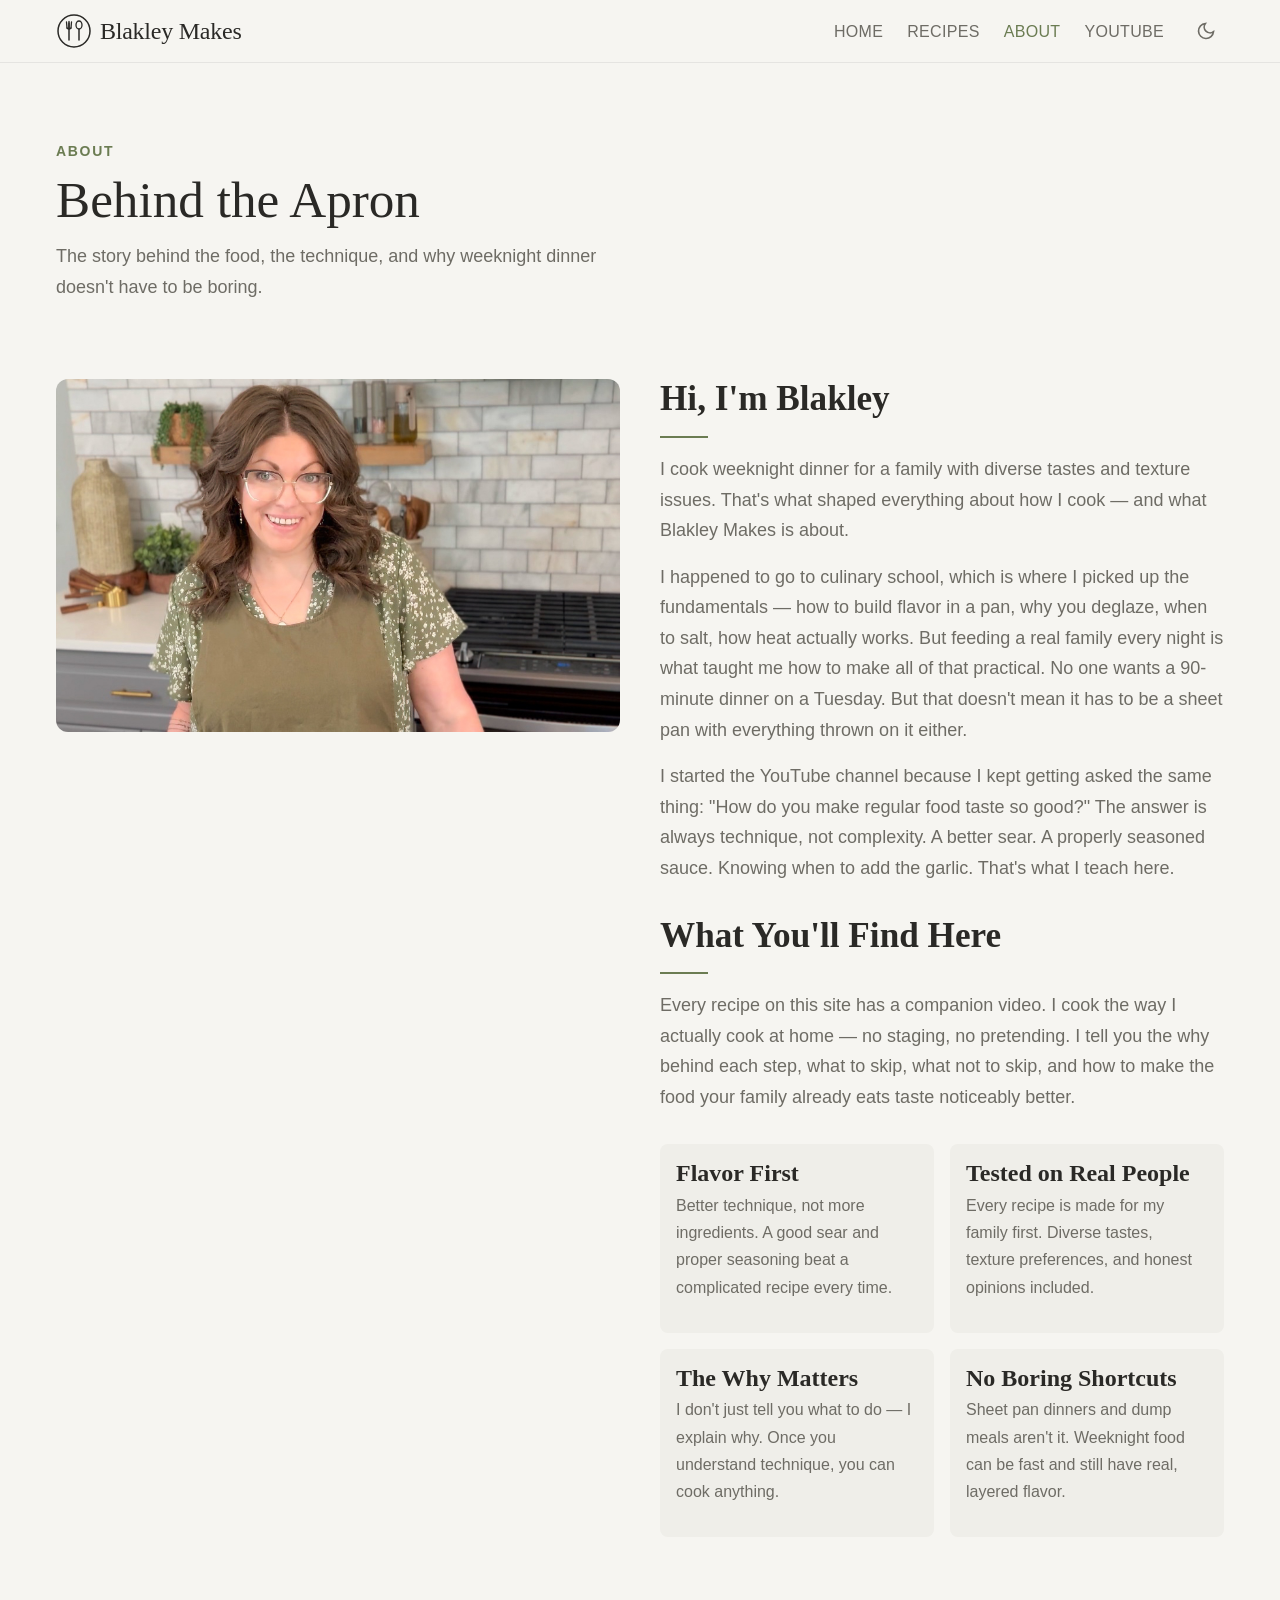
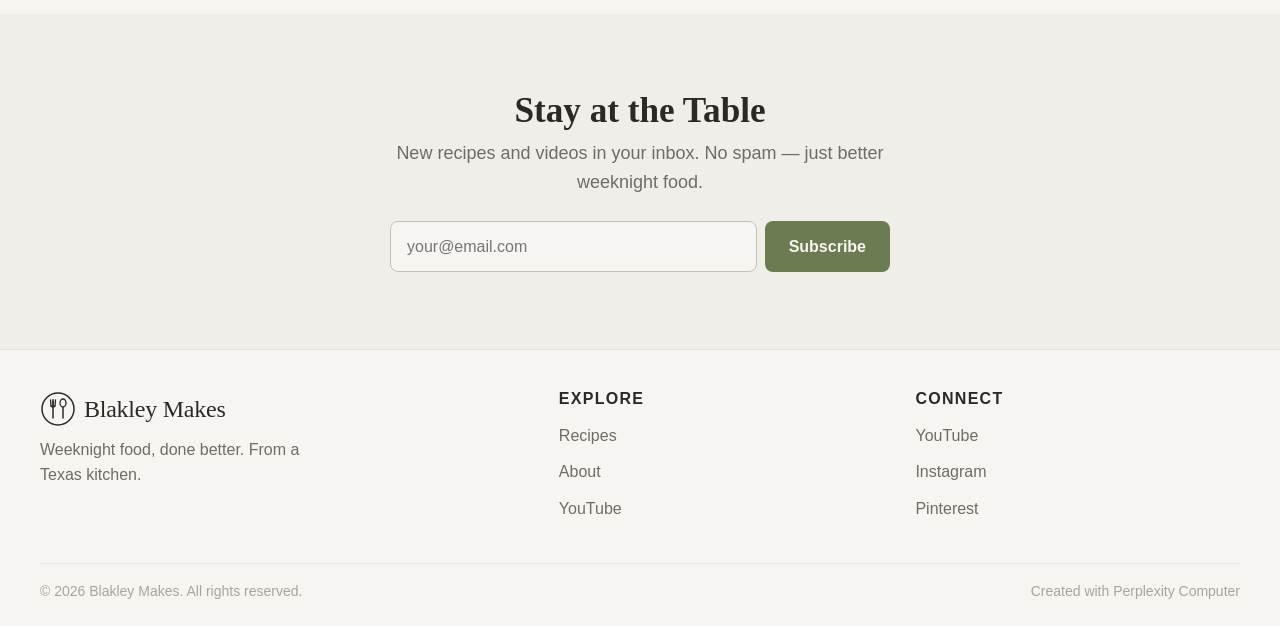
<file: about.html>
<!DOCTYPE html>
<html lang="en">
<head>
<!--
   ______                            __
  / ____/___  ____ ___  ____  __  __/ /____  _____
 / /   / __ \/ __ `__ \/ __ \/ / / / __/ _ \/ ___/
/ /___/ /_/ / / / / / / /_/ / /_/ / /_/  __/ /
\____/\____/_/ /_/ /_/ .___/\__,_/\__/\___/_/
                    /_/
        Created with Perplexity Computer
        https://www.perplexity.ai/computer
-->
<meta name="generator" content="Perplexity Computer">
<meta name="author" content="Perplexity Computer">
<meta property="og:see_also" content="https://www.perplexity.ai/computer">
<link rel="author" href="https://www.perplexity.ai/computer">

<meta charset="UTF-8">
<meta name="viewport" content="width=device-width, initial-scale=1.0">
<title>About — Blakley Makes</title>
<meta name="description" content="Meet Blake Haller, the person behind Blakley Makes. Real technique for weeknight cooking, feeding a family with better flavor.">

<link href="https://api.fontshare.com/v2/css?f[]=satoshi@400,500,600,700&f[]=zodiak@400,500&display=swap" rel="stylesheet">
<link rel="stylesheet" href="./base.css">
<link rel="stylesheet" href="./style.css">
</head>
<body>

<a href="#main" class="sr-only" style="position:absolute;top:0;left:0;z-index:100;padding:1rem;background:var(--color-primary);color:white;">Skip to content</a>

<header class="site-header">
  <div class="header-inner">
    <a href="./index.html" class="logo" aria-label="Blakley Makes home">
      <svg viewBox="0 0 36 36" fill="none" xmlns="http://www.w3.org/2000/svg" aria-hidden="true">
        <circle cx="18" cy="18" r="16" stroke="currentColor" stroke-width="1.5"/>
        <line x1="13" y1="10" x2="13" y2="27" stroke="currentColor" stroke-width="1.5" stroke-linecap="round"/>
          <line x1="10.5" y1="9" x2="11" y2="15" stroke="currentColor" stroke-width="1.3" stroke-linecap="round"/>
          <line x1="13" y1="8.5" x2="13" y2="15" stroke="currentColor" stroke-width="1.3" stroke-linecap="round"/>
          <line x1="15.5" y1="9" x2="15" y2="15" stroke="currentColor" stroke-width="1.3" stroke-linecap="round"/>
          <path d="M11 15 Q13 17 15 15" stroke="currentColor" stroke-width="1.3" fill="none" stroke-linecap="round"/>
          <line x1="23" y1="16" x2="23" y2="27" stroke="currentColor" stroke-width="1.5" stroke-linecap="round"/>
          <ellipse cx="23" cy="12" rx="3" ry="4" stroke="currentColor" stroke-width="1.3"/>
      </svg>
      <span class="logo-text">Blakley Makes</span>
    </a>
    <button class="mobile-menu-btn" aria-label="Open menu" aria-expanded="false">
      <svg width="24" height="24" viewBox="0 0 24 24" fill="none" stroke="currentColor" stroke-width="2"><path d="M3 12h18M3 6h18M3 18h18"/></svg>
    </button>
    <nav>
      <ul class="nav-links" role="list">
        <li><a href="./index.html">Home</a></li>
        <li><a href="./recipes.html">Recipes</a></li>
        <li><a href="./about.html" class="active">About</a></li>
        <li><a href="./youtube.html">YouTube</a></li>
        <li><button class="theme-toggle" data-theme-toggle aria-label="Switch theme"></button></li>
      </ul>
    </nav>
  </div>
</header>

<main id="main">
  <div class="page-hero">
    <p class="section-label">About</p>
    <h1 class="page-hero-title">Behind the Apron</h1>
    <p class="page-hero-desc">The story behind the food, the technique, and why weeknight dinner doesn't have to be boring.</p>
  </div>

  <section class="section" style="padding-top: 0;">
    <div class="container">
      <div class="about-grid">
        <div class="about-image">
          <img src="./assets/blakley-portrait.jpg" alt="Blakley in her kitchen" width="600" height="450" loading="lazy" decoding="async">
        </div>
        <div class="about-text">
          <h2>Hi, I'm Blakley</h2>
          <hr class="divider">
          <p>I cook weeknight dinner for a family with diverse tastes and texture issues. That's what shaped everything about how I cook — and what Blakley Makes is about.</p>
          <p>I happened to go to culinary school, which is where I picked up the fundamentals — how to build flavor in a pan, why you deglaze, when to salt, how heat actually works. But feeding a real family every night is what taught me how to make all of that practical. No one wants a 90-minute dinner on a Tuesday. But that doesn't mean it has to be a sheet pan with everything thrown on it either.</p>
          <p>I started the YouTube channel because I kept getting asked the same thing: "How do you make regular food taste so good?" The answer is always technique, not complexity. A better sear. A properly seasoned sauce. Knowing when to add the garlic. That's what I teach here.</p>
          
          <h2 class="mt-8">What You'll Find Here</h2>
          <hr class="divider">
          <p>Every recipe on this site has a companion video. I cook the way I actually cook at home — no staging, no pretending. I tell you the why behind each step, what to skip, what not to skip, and how to make the food your family already eats taste noticeably better.</p>

          <div class="about-values">
            <div class="value-item">
              <h3>Flavor First</h3>
              <p>Better technique, not more ingredients. A good sear and proper seasoning beat a complicated recipe every time.</p>
            </div>
            <div class="value-item">
              <h3>Tested on Real People</h3>
              <p>Every recipe is made for my family first. Diverse tastes, texture preferences, and honest opinions included.</p>
            </div>
            <div class="value-item">
              <h3>The Why Matters</h3>
              <p>I don't just tell you what to do — I explain why. Once you understand technique, you can cook anything.</p>
            </div>
            <div class="value-item">
              <h3>No Boring Shortcuts</h3>
              <p>Sheet pan dinners and dump meals aren't it. Weeknight food can be fast and still have real, layered flavor.</p>
            </div>
          </div>
        </div>
      </div>
    </div>
  </section>

  <!-- Newsletter -->
  <section class="section section--surface">
    <div class="container">
      <div class="newsletter">
        <h2>Stay at the Table</h2>
        <p>New recipes and videos in your inbox. No spam — just better weeknight food.</p>
        <form class="newsletter-form" onsubmit="event.preventDefault(); this.querySelector('button').textContent='Subscribed!'; this.querySelector('input').value='';">
          <input type="email" placeholder="your@email.com" aria-label="Email address" required>
          <button type="submit" class="btn btn--primary">Subscribe</button>
        </form>
      </div>
    </div>
  </section>
</main>

<footer class="site-footer">
  <div class="footer-inner">
    <div class="footer-brand">
      <a href="./index.html" class="logo" aria-label="Blakley Makes home">
        <svg viewBox="0 0 36 36" width="32" height="32" fill="none" xmlns="http://www.w3.org/2000/svg" aria-hidden="true">
          <circle cx="18" cy="18" r="16" stroke="currentColor" stroke-width="1.5"/>
          <line x1="13" y1="10" x2="13" y2="27" stroke="currentColor" stroke-width="1.5" stroke-linecap="round"/>
          <line x1="10.5" y1="9" x2="11" y2="15" stroke="currentColor" stroke-width="1.3" stroke-linecap="round"/>
          <line x1="13" y1="8.5" x2="13" y2="15" stroke="currentColor" stroke-width="1.3" stroke-linecap="round"/>
          <line x1="15.5" y1="9" x2="15" y2="15" stroke="currentColor" stroke-width="1.3" stroke-linecap="round"/>
          <path d="M11 15 Q13 17 15 15" stroke="currentColor" stroke-width="1.3" fill="none" stroke-linecap="round"/>
          <line x1="23" y1="16" x2="23" y2="27" stroke="currentColor" stroke-width="1.5" stroke-linecap="round"/>
          <ellipse cx="23" cy="12" rx="3" ry="4" stroke="currentColor" stroke-width="1.3"/>
        </svg>
        <span class="logo-text">Blakley Makes</span>
      </a>
      <p>Weeknight food, done better. From a Texas kitchen.</p>
    </div>
    <div class="footer-col">
      <h4>Explore</h4>
      <ul role="list">
        <li><a href="./recipes.html">Recipes</a></li>
        <li><a href="./about.html">About</a></li>
        <li><a href="./youtube.html">YouTube</a></li>
      </ul>
    </div>
    <div class="footer-col">
      <h4>Connect</h4>
      <ul role="list">
        <li><a href="https://www.youtube.com/@BlakleyMakes" target="_blank" rel="noopener noreferrer">YouTube</a></li>
        <li><a href="https://instagram.com" target="_blank" rel="noopener noreferrer">Instagram</a></li>
        <li><a href="https://pinterest.com" target="_blank" rel="noopener noreferrer">Pinterest</a></li>
      </ul>
    </div>
  </div>
  <div class="footer-bottom">
    <span>&copy; 2026 Blakley Makes. All rights reserved.</span>
    <a href="https://www.perplexity.ai/computer" target="_blank" rel="noopener noreferrer">Created with Perplexity Computer</a>
  </div>
</footer>

<script src="./app.js" defer></script>
</body>
</html>
</file>
<file: base.css>
/* base.css */
*, *::before, *::after { box-sizing: border-box; margin: 0; padding: 0; }

html {
  -moz-text-size-adjust: none;
  -webkit-text-size-adjust: none;
  text-size-adjust: none;
  -webkit-font-smoothing: antialiased;
  -moz-osx-font-smoothing: grayscale;
  text-rendering: optimizeLegibility;
  scroll-behavior: smooth;
  hanging-punctuation: first last;
  scroll-padding-top: var(--space-16);
}

body {
  min-height: 100dvh;
  line-height: 1.6;
  font-family: var(--font-body, sans-serif);
  font-size: var(--text-base);
  color: var(--color-text);
  background-color: var(--color-bg);
}

img, picture, video, canvas, svg { display: block; max-width: 100%; height: auto; }
ul[role="list"], ol[role="list"] { list-style: none; }
input, button, textarea, select { font: inherit; color: inherit; }

h1, h2, h3, h4, h5, h6 { text-wrap: balance; line-height: 1.15; }
p, li, figcaption { text-wrap: pretty; max-width: 72ch; }

::selection {
  background: oklch(from var(--color-primary) l c h / 0.25);
  color: var(--color-text);
}

:focus-visible {
  outline: 2px solid var(--color-primary);
  outline-offset: 3px;
  border-radius: var(--radius-sm);
}

@media (prefers-reduced-motion: reduce) {
  *, *::before, *::after {
    animation-duration: 0.01ms !important;
    animation-iteration-count: 1 !important;
    transition-duration: 0.01ms !important;
    scroll-behavior: auto !important;
  }
}

button { cursor: pointer; background: none; border: none; }
table { border-collapse: collapse; width: 100%; }

a, button, [role="button"], [role="link"], input, textarea, select {
  transition: color var(--transition-interactive),
              background var(--transition-interactive),
              border-color var(--transition-interactive),
              box-shadow var(--transition-interactive);
}

.sr-only {
  position: absolute; width: 1px; height: 1px; padding: 0; margin: -1px;
  overflow: hidden; clip: rect(0, 0, 0, 0); white-space: nowrap; border-width: 0;
}
</file>
<file: style.css>
/* ===========================================
   BLAKLEY MAKES — Design Tokens + Components
   Warm rustic cooking blog
   =========================================== */

/* --- Type Scale --- */
:root {
  --text-xs:   clamp(0.75rem,  0.7rem  + 0.25vw, 0.875rem);
  --text-sm:   clamp(0.875rem, 0.8rem  + 0.35vw, 1rem);
  --text-base: clamp(1rem,     0.95rem + 0.25vw, 1.125rem);
  --text-lg:   clamp(1.125rem, 1rem    + 0.75vw, 1.5rem);
  --text-xl:   clamp(1.5rem,   1.2rem  + 1.25vw, 2.25rem);
  --text-2xl:  clamp(2rem,     1.2rem  + 2.5vw,  3.5rem);
  --text-3xl:  clamp(2.5rem,   1rem    + 4vw,    5rem);
  --text-hero: clamp(3rem,     0.5rem  + 7vw,    8rem);

  /* --- Spacing (4px base) --- */
  --space-1:  0.25rem;
  --space-2:  0.5rem;
  --space-3:  0.75rem;
  --space-4:  1rem;
  --space-5:  1.25rem;
  --space-6:  1.5rem;
  --space-8:  2rem;
  --space-10: 2.5rem;
  --space-12: 3rem;
  --space-16: 4rem;
  --space-20: 5rem;
  --space-24: 6rem;
  --space-32: 8rem;

  /* --- Radius --- */
  --radius-sm: 0.375rem;
  --radius-md: 0.5rem;
  --radius-lg: 0.75rem;
  --radius-xl: 1rem;
  --radius-full: 9999px;

  /* --- Transitions --- */
  --transition-interactive: 180ms cubic-bezier(0.16, 1, 0.3, 1);
  --ease-out: cubic-bezier(0.16, 1, 0.3, 1);
  --ease-in: cubic-bezier(0.4, 0, 1, 1);

  /* --- Content widths --- */
  --content-narrow: 640px;
  --content-default: 960px;
  --content-wide: 1200px;
  --content-full: 100%;

  /* --- Fonts --- */
  --font-display: 'Zodiak', 'Georgia', serif;
  --font-body: 'Satoshi', 'Helvetica Neue', sans-serif;
}

/* ===========================================
   COLOR PALETTE — Warm Kitchen
   =========================================== */

:root, [data-theme="light"] {
  /* Surfaces — warm greige */
  --color-bg:               #f6f5f1;
  --color-surface:          #efeee9;
  --color-surface-2:        #e8e7e1;
  --color-surface-offset:   #e3e1db;
  --color-surface-dynamic:  #d9d7d0;
  --color-divider:          #cfcdc5;
  --color-border:           #c4c1b8;

  /* Text — warm dark */
  --color-text:             #2a2926;
  --color-text-muted:       #6e6c65;
  --color-text-faint:       #a8a59d;
  --color-text-inverse:     #f6f5f1;

  /* Primary — sage/olive green */
  --color-primary:          #6b7c52;
  --color-primary-hover:    #596a42;
  --color-primary-active:   #475534;
  --color-primary-highlight: #dfe5d6;

  /* Accent — muted warm brown */
  --color-accent:           #8a7e6b;
  --color-accent-hover:     #756a58;
  --color-accent-active:    #615748;

  /* Shadows */
  --shadow-sm: 0 1px 2px oklch(0.3 0.01 80 / 0.06);
  --shadow-md: 0 4px 12px oklch(0.3 0.01 80 / 0.08);
  --shadow-lg: 0 12px 32px oklch(0.3 0.01 80 / 0.12);
}

/* --- Dark Mode --- */
[data-theme="dark"] {
  --color-bg:               #191a18;
  --color-surface:          #1f201e;
  --color-surface-2:        #262724;
  --color-surface-offset:   #1d1e1c;
  --color-surface-dynamic:  #2f302d;
  --color-divider:          #2a2b28;
  --color-border:           #393a36;
  
  --color-text:             #d4d3ce;
  --color-text-muted:       #8a8980;
  --color-text-faint:       #58574f;
  --color-text-inverse:     #191a18;

  --color-primary:          #95a87a;
  --color-primary-hover:    #a8bb8d;
  --color-primary-active:   #7e9165;
  --color-primary-highlight: #2e3329;

  --color-accent:           #a49a88;
  --color-accent-hover:     #b8ae9c;
  --color-accent-active:    #918776;

  --shadow-sm: 0 1px 2px oklch(0 0 0 / 0.2);
  --shadow-md: 0 4px 12px oklch(0 0 0 / 0.3);
  --shadow-lg: 0 12px 32px oklch(0 0 0 / 0.4);
}

@media (prefers-color-scheme: dark) {
  :root:not([data-theme]) {
    --color-bg:               #191a18;
    --color-surface:          #1f201e;
    --color-surface-2:        #262724;
    --color-surface-offset:   #1d1e1c;
    --color-surface-dynamic:  #2f302d;
    --color-divider:          #2a2b28;
    --color-border:           #393a36;
    --color-text:             #d4d3ce;
    --color-text-muted:       #8a8980;
    --color-text-faint:       #58574f;
    --color-text-inverse:     #191a18;
    --color-primary:          #95a87a;
    --color-primary-hover:    #a8bb8d;
    --color-primary-active:   #7e9165;
    --color-primary-highlight: #2e3329;
    --color-accent:           #a49a88;
    --color-accent-hover:     #b8ae9c;
    --color-accent-active:    #918776;
    --shadow-sm: 0 1px 2px oklch(0 0 0 / 0.2);
    --shadow-md: 0 4px 12px oklch(0 0 0 / 0.3);
    --shadow-lg: 0 12px 32px oklch(0 0 0 / 0.4);
  }
}

/* ===========================================
   LAYOUT
   =========================================== */

.container {
  max-width: var(--content-wide);
  margin-inline: auto;
  padding-inline: var(--space-4);
}

.container--narrow {
  max-width: var(--content-default);
}

/* ===========================================
   HEADER / NAV
   =========================================== */

.site-header {
  position: sticky;
  top: 0;
  z-index: 50;
  background: oklch(from var(--color-bg) l c h / 0.92);
  backdrop-filter: blur(12px);
  -webkit-backdrop-filter: blur(12px);
  border-bottom: 1px solid oklch(from var(--color-text) l c h / 0.08);
  transition: box-shadow 0.3s var(--ease-out);
}

.site-header--scrolled {
  box-shadow: var(--shadow-sm);
}

.header-inner {
  display: flex;
  align-items: center;
  justify-content: space-between;
  padding-block: var(--space-3);
  max-width: var(--content-wide);
  margin-inline: auto;
  padding-inline: var(--space-4);
}

.logo {
  display: flex;
  align-items: center;
  gap: var(--space-2);
  text-decoration: none;
  color: var(--color-text);
}

.logo svg {
  width: 36px;
  height: 36px;
  flex-shrink: 0;
}

.logo-text {
  font-family: var(--font-display);
  font-size: var(--text-lg);
  font-weight: 500;
  letter-spacing: -0.01em;
}

.nav-links {
  display: flex;
  align-items: center;
  gap: var(--space-6);
  list-style: none;
}

.nav-links a {
  font-size: var(--text-sm);
  color: var(--color-text-muted);
  text-decoration: none;
  font-weight: 500;
  letter-spacing: 0.02em;
  text-transform: uppercase;
  transition: color var(--transition-interactive);
}

.nav-links a:hover {
  color: var(--color-primary);
}

.nav-links a.active {
  color: var(--color-primary);
}

.theme-toggle {
  width: 36px;
  height: 36px;
  display: flex;
  align-items: center;
  justify-content: center;
  border-radius: var(--radius-full);
  color: var(--color-text-muted);
  transition: color var(--transition-interactive), background var(--transition-interactive);
}

.theme-toggle:hover {
  color: var(--color-text);
  background: var(--color-surface);
}

/* Mobile nav */
.mobile-menu-btn {
  display: none;
  width: 36px;
  height: 36px;
  align-items: center;
  justify-content: center;
  color: var(--color-text);
}

@media (max-width: 768px) {
  .nav-links {
    display: none;
    position: absolute;
    top: 100%;
    left: 0;
    right: 0;
    flex-direction: column;
    background: var(--color-bg);
    border-bottom: 1px solid var(--color-divider);
    padding: var(--space-4);
    gap: var(--space-4);
  }
  .nav-links.open { display: flex; }
  .mobile-menu-btn { display: flex; }
}

/* ===========================================
   HERO
   =========================================== */

.hero {
  position: relative;
  min-height: 70vh;
  display: flex;
  align-items: center;
  overflow: hidden;
}

.hero-image {
  position: absolute;
  inset: 0;
  z-index: 0;
}

.hero-image img {
  width: 100%;
  height: 100%;
  object-fit: cover;
}

.hero-overlay {
  position: absolute;
  inset: 0;
  background: linear-gradient(
    to right,
    oklch(from var(--color-bg) l c h / 0.92) 0%,
    oklch(from var(--color-bg) l c h / 0.7) 50%,
    oklch(from var(--color-bg) l c h / 0.3) 100%
  );
  z-index: 1;
}

@media (max-width: 768px) {
  .hero-overlay {
    background: linear-gradient(
      to bottom,
      oklch(from var(--color-bg) l c h / 0.6) 0%,
      oklch(from var(--color-bg) l c h / 0.85) 50%,
      oklch(from var(--color-bg) l c h / 0.95) 100%
    );
  }
}

.hero-content {
  position: relative;
  z-index: 2;
  max-width: var(--content-wide);
  margin-inline: auto;
  padding: var(--space-16) var(--space-4);
}

.hero-tagline {
  font-family: var(--font-body);
  font-size: var(--text-sm);
  font-weight: 600;
  text-transform: uppercase;
  letter-spacing: 0.12em;
  color: var(--color-primary);
  margin-bottom: var(--space-3);
}

.hero-title {
  font-family: var(--font-display);
  font-size: var(--text-hero);
  font-weight: 400;
  color: var(--color-text);
  line-height: 1.05;
  margin-bottom: var(--space-4);
  max-width: 12ch;
}

.hero-description {
  font-size: var(--text-base);
  color: var(--color-text-muted);
  max-width: 42ch;
  margin-bottom: var(--space-8);
  line-height: 1.7;
}

.btn {
  display: inline-flex;
  align-items: center;
  gap: var(--space-2);
  padding: var(--space-3) var(--space-6);
  font-size: var(--text-sm);
  font-weight: 600;
  text-decoration: none;
  border-radius: var(--radius-md);
  transition: background var(--transition-interactive),
              color var(--transition-interactive),
              transform var(--transition-interactive),
              box-shadow var(--transition-interactive);
}

.btn:active {
  transform: translateY(1px);
}

.btn--primary {
  background: var(--color-primary);
  color: var(--color-text-inverse);
}

.btn--primary:hover {
  background: var(--color-primary-hover);
  transform: translateY(-1px);
  box-shadow: var(--shadow-md);
}

.btn--outline {
  background: oklch(from var(--color-bg) l c h / 0.7);
  color: var(--color-primary);
  border: 1px solid var(--color-primary);
  backdrop-filter: blur(4px);
  -webkit-backdrop-filter: blur(4px);
}

.btn--outline:hover {
  background: var(--color-primary);
  color: var(--color-text-inverse);
  transform: translateY(-1px);
}

.hero-buttons {
  display: flex;
  gap: var(--space-4);
  flex-wrap: wrap;
}

/* ===========================================
   SECTIONS
   =========================================== */

.section {
  padding-block: clamp(var(--space-12), 6vw, var(--space-24));
}

.section--surface {
  background: var(--color-surface);
}

.section-header {
  text-align: left;
  margin-bottom: var(--space-10);
}

.section-label {
  font-size: var(--text-xs);
  font-weight: 600;
  text-transform: uppercase;
  letter-spacing: 0.12em;
  color: var(--color-primary);
  margin-bottom: var(--space-2);
}

.section-title {
  font-family: var(--font-display);
  font-size: var(--text-xl);
  font-weight: 400;
  color: var(--color-text);
}

.section-subtitle {
  font-size: var(--text-base);
  color: var(--color-text-muted);
  margin-top: var(--space-2);
  max-width: 55ch;
}

/* ===========================================
   RECIPE CARDS
   =========================================== */

.recipe-grid {
  display: grid;
  grid-template-columns: repeat(auto-fill, minmax(min(300px, 100%), 1fr));
  gap: var(--space-6);
}

.recipe-card {
  display: flex;
  flex-direction: column;
  background: var(--color-surface);
  border-radius: var(--radius-lg);
  overflow: hidden;
  text-decoration: none;
  color: var(--color-text);
  transition: transform var(--transition-interactive),
              box-shadow var(--transition-interactive);
}

.recipe-card:hover {
  transform: translateY(-3px);
  box-shadow: var(--shadow-lg);
}

.recipe-card:active {
  transform: translateY(0);
}

.recipe-card-image {
  aspect-ratio: 4/3;
  overflow: hidden;
}

.recipe-card-image img {
  width: 100%;
  height: 100%;
  object-fit: cover;
  transition: transform 0.5s var(--ease-out);
}

.recipe-card:hover .recipe-card-image img {
  transform: scale(1.04);
}

.recipe-card-body {
  padding: var(--space-4) var(--space-5);
  flex: 1;
  display: flex;
  flex-direction: column;
}

.recipe-card-category {
  font-size: var(--text-xs);
  font-weight: 600;
  text-transform: uppercase;
  letter-spacing: 0.08em;
  color: var(--color-accent);
  margin-bottom: var(--space-1);
}

.recipe-card-title {
  font-family: var(--font-display);
  font-size: var(--text-lg);
  font-weight: 400;
  line-height: 1.25;
  margin-bottom: var(--space-2);
}

.recipe-card-meta {
  margin-top: auto;
  display: flex;
  gap: var(--space-4);
  font-size: var(--text-xs);
  color: var(--color-text-muted);
  padding-top: var(--space-3);
  border-top: 1px solid oklch(from var(--color-text) l c h / 0.06);
}

.recipe-card-meta span {
  display: flex;
  align-items: center;
  gap: var(--space-1);
}

/* ===========================================
   FEATURED RECIPE (large)
   =========================================== */

.featured-recipe {
  display: grid;
  grid-template-columns: 1fr 1fr;
  gap: var(--space-8);
  align-items: center;
}

.featured-recipe-image {
  border-radius: var(--radius-lg);
  overflow: hidden;
}

.featured-recipe-image img {
  width: 100%;
  height: 100%;
  object-fit: cover;
  aspect-ratio: 4/3;
}

.featured-recipe-content {
  padding: var(--space-4);
}

@media (max-width: 768px) {
  .featured-recipe {
    grid-template-columns: 1fr;
  }
}

/* ===========================================
   YOUTUBE CALLOUT
   =========================================== */

.yt-callout {
  display: grid;
  grid-template-columns: 1fr 1fr;
  gap: var(--space-10);
  align-items: center;
}

.yt-callout-visual {
  position: relative;
  border-radius: var(--radius-lg);
  overflow: hidden;
  aspect-ratio: 16/9;
  background: var(--color-surface-2);
  display: flex;
  align-items: center;
  justify-content: center;
}

.yt-callout-visual img {
  width: 100%;
  height: 100%;
  object-fit: cover;
}

.play-icon-overlay {
  position: absolute;
  inset: 0;
  display: flex;
  align-items: center;
  justify-content: center;
  background: oklch(0 0 0 / 0.3);
  transition: background var(--transition-interactive);
}

.yt-callout-visual:hover .play-icon-overlay {
  background: oklch(0 0 0 / 0.15);
}

.play-icon-overlay svg {
  width: 64px;
  height: 64px;
  color: white;
  filter: drop-shadow(0 2px 8px oklch(0 0 0 / 0.3));
}

@media (max-width: 768px) {
  .yt-callout {
    grid-template-columns: 1fr;
  }
}

/* ===========================================
   ABOUT PREVIEW
   =========================================== */

.about-preview {
  display: grid;
  grid-template-columns: 1fr 1.2fr;
  gap: var(--space-10);
  align-items: center;
}

.about-preview-image {
  border-radius: var(--radius-lg);
  overflow: hidden;
}

.about-preview-image img {
  width: 100%;
  height: auto;
  border-radius: var(--radius-lg);
}

@media (max-width: 768px) {
  .about-preview {
    grid-template-columns: 1fr;
  }
}

/* ===========================================
   CATEGORY FILTER (Recipes page)
   =========================================== */

.category-filter {
  display: flex;
  gap: var(--space-2);
  flex-wrap: wrap;
  margin-bottom: var(--space-8);
}

.category-btn {
  padding: var(--space-2) var(--space-4);
  font-size: var(--text-sm);
  font-weight: 500;
  border-radius: var(--radius-full);
  border: 1px solid var(--color-border);
  background: transparent;
  color: var(--color-text-muted);
  cursor: pointer;
  transition: all var(--transition-interactive);
}

.category-btn:hover, .category-btn.active {
  background: var(--color-primary);
  color: var(--color-text-inverse);
  border-color: var(--color-primary);
}

/* ===========================================
   PAGE HERO (inner pages)
   =========================================== */

.page-hero {
  padding: clamp(var(--space-12), 6vw, var(--space-20)) var(--space-4);
  text-align: left;
  max-width: var(--content-wide);
  margin-inline: auto;
}

.page-hero-title {
  font-family: var(--font-display);
  font-size: var(--text-2xl);
  font-weight: 400;
  color: var(--color-text);
  margin-bottom: var(--space-3);
}

.page-hero-desc {
  font-size: var(--text-base);
  color: var(--color-text-muted);
  max-width: 55ch;
  line-height: 1.7;
}

/* ===========================================
   ABOUT PAGE
   =========================================== */

.about-grid {
  display: grid;
  grid-template-columns: 1fr 1fr;
  gap: var(--space-10);
  align-items: start;
}

.about-image {
  border-radius: var(--radius-lg);
  overflow: hidden;
  position: sticky;
  top: calc(var(--space-16) + var(--space-4));
}

.about-image img {
  width: 100%;
  object-fit: cover;
}

.about-text h2 {
  font-family: var(--font-display);
  font-size: var(--text-xl);
  margin-bottom: var(--space-4);
}

.about-text p {
  color: var(--color-text-muted);
  margin-bottom: var(--space-4);
  line-height: 1.7;
}

.about-values {
  display: grid;
  grid-template-columns: 1fr 1fr;
  gap: var(--space-4);
  margin-top: var(--space-8);
}

.value-item {
  padding: var(--space-4);
  background: var(--color-surface);
  border-radius: var(--radius-md);
}

.value-item h3 {
  font-family: var(--font-display);
  font-size: var(--text-lg);
  margin-bottom: var(--space-1);
}

.value-item p {
  font-size: var(--text-sm);
  color: var(--color-text-muted);
}

@media (max-width: 768px) {
  .about-grid {
    grid-template-columns: 1fr;
  }
  .about-image {
    position: static;
  }
  .about-values {
    grid-template-columns: 1fr;
  }
}

/* ===========================================
   YOUTUBE PAGE
   =========================================== */

.yt-featured {
  border-radius: var(--radius-lg);
  overflow: hidden;
  aspect-ratio: 16/9;
  background: var(--color-surface-2);
  margin-bottom: var(--space-10);
}

.yt-featured iframe {
  width: 100%;
  height: 100%;
  border: none;
}

.yt-video-grid {
  display: grid;
  grid-template-columns: repeat(auto-fill, minmax(min(300px, 100%), 1fr));
  gap: var(--space-6);
}

.yt-video-card {
  text-decoration: none;
  color: var(--color-text);
  display: flex;
  flex-direction: column;
  transition: transform var(--transition-interactive);
}

.yt-video-card:hover {
  transform: translateY(-2px);
}

.yt-video-thumb {
  aspect-ratio: 16/9;
  border-radius: var(--radius-md);
  overflow: hidden;
  margin-bottom: var(--space-3);
  position: relative;
  background: var(--color-surface-2);
}

.yt-video-thumb img {
  width: 100%;
  height: 100%;
  object-fit: cover;
}

.yt-video-card h3 {
  font-family: var(--font-display);
  font-size: var(--text-lg);
  margin-bottom: var(--space-1);
  line-height: 1.3;
}

.yt-video-card p {
  font-size: var(--text-xs);
  color: var(--color-text-muted);
}

/* ===========================================
   NEWSLETTER
   =========================================== */

.newsletter {
  text-align: center;
  max-width: 500px;
  margin-inline: auto;
}

.newsletter h2 {
  font-family: var(--font-display);
  font-size: var(--text-xl);
  margin-bottom: var(--space-2);
}

.newsletter p {
  color: var(--color-text-muted);
  margin-bottom: var(--space-6);
  margin-inline: auto;
}

.newsletter-form {
  display: flex;
  gap: var(--space-2);
}

.newsletter-form input {
  flex: 1;
  padding: var(--space-3) var(--space-4);
  border: 1px solid var(--color-border);
  border-radius: var(--radius-md);
  background: var(--color-bg);
  font-size: var(--text-sm);
  transition: border-color var(--transition-interactive);
}

.newsletter-form input:focus {
  border-color: var(--color-primary);
  outline: none;
}

@media (max-width: 480px) {
  .newsletter-form {
    flex-direction: column;
  }
}

/* ===========================================
   FOOTER
   =========================================== */

.site-footer {
  border-top: 1px solid oklch(from var(--color-text) l c h / 0.08);
  padding: var(--space-10) var(--space-4) var(--space-6);
}

.footer-inner {
  max-width: var(--content-wide);
  margin-inline: auto;
  display: grid;
  grid-template-columns: 1.5fr 1fr 1fr;
  gap: var(--space-8);
}

.footer-brand p {
  color: var(--color-text-muted);
  font-size: var(--text-sm);
  margin-top: var(--space-2);
  max-width: 30ch;
}

.footer-col h4 {
  font-size: var(--text-sm);
  font-weight: 600;
  text-transform: uppercase;
  letter-spacing: 0.08em;
  color: var(--color-text);
  margin-bottom: var(--space-3);
}

.footer-col ul {
  list-style: none;
}

.footer-col li {
  margin-bottom: var(--space-2);
}

.footer-col a {
  font-size: var(--text-sm);
  color: var(--color-text-muted);
  text-decoration: none;
  transition: color var(--transition-interactive);
}

.footer-col a:hover {
  color: var(--color-primary);
}

.footer-bottom {
  max-width: var(--content-wide);
  margin-inline: auto;
  display: flex;
  justify-content: space-between;
  align-items: center;
  margin-top: var(--space-8);
  padding-top: var(--space-4);
  border-top: 1px solid oklch(from var(--color-text) l c h / 0.06);
  font-size: var(--text-xs);
  color: var(--color-text-faint);
}

.footer-bottom a {
  color: var(--color-text-faint);
  text-decoration: none;
  transition: color var(--transition-interactive);
}

.footer-bottom a:hover {
  color: var(--color-text-muted);
}

.social-links {
  display: flex;
  gap: var(--space-4);
}

.social-links a {
  color: var(--color-text-muted);
  transition: color var(--transition-interactive);
}

.social-links a:hover {
  color: var(--color-primary);
}

@media (max-width: 768px) {
  .footer-inner {
    grid-template-columns: 1fr;
    gap: var(--space-6);
  }
  .footer-bottom {
    flex-direction: column;
    gap: var(--space-2);
    text-align: center;
  }
}

/* ===========================================
   SCROLL ANIMATIONS
   =========================================== */

.fade-in {
  opacity: 1;
}

@supports (animation-timeline: scroll()) {
  .fade-in {
    opacity: 0;
    animation: reveal-fade linear both;
    animation-timeline: view();
    animation-range: entry 0% entry 100%;
  }
}

@keyframes reveal-fade {
  to { opacity: 1; }
}

/* ===========================================
   UTILITY
   =========================================== */

.text-accent { color: var(--color-accent); }
.text-primary { color: var(--color-primary); }
.mt-2 { margin-top: var(--space-2); }
.mt-4 { margin-top: var(--space-4); }
.mt-8 { margin-top: var(--space-8); }
.mb-4 { margin-bottom: var(--space-4); }

/* Divider */
.divider {
  width: 48px;
  height: 2px;
  background: var(--color-primary);
  border: none;
  margin: var(--space-4) 0;
}
</file>
